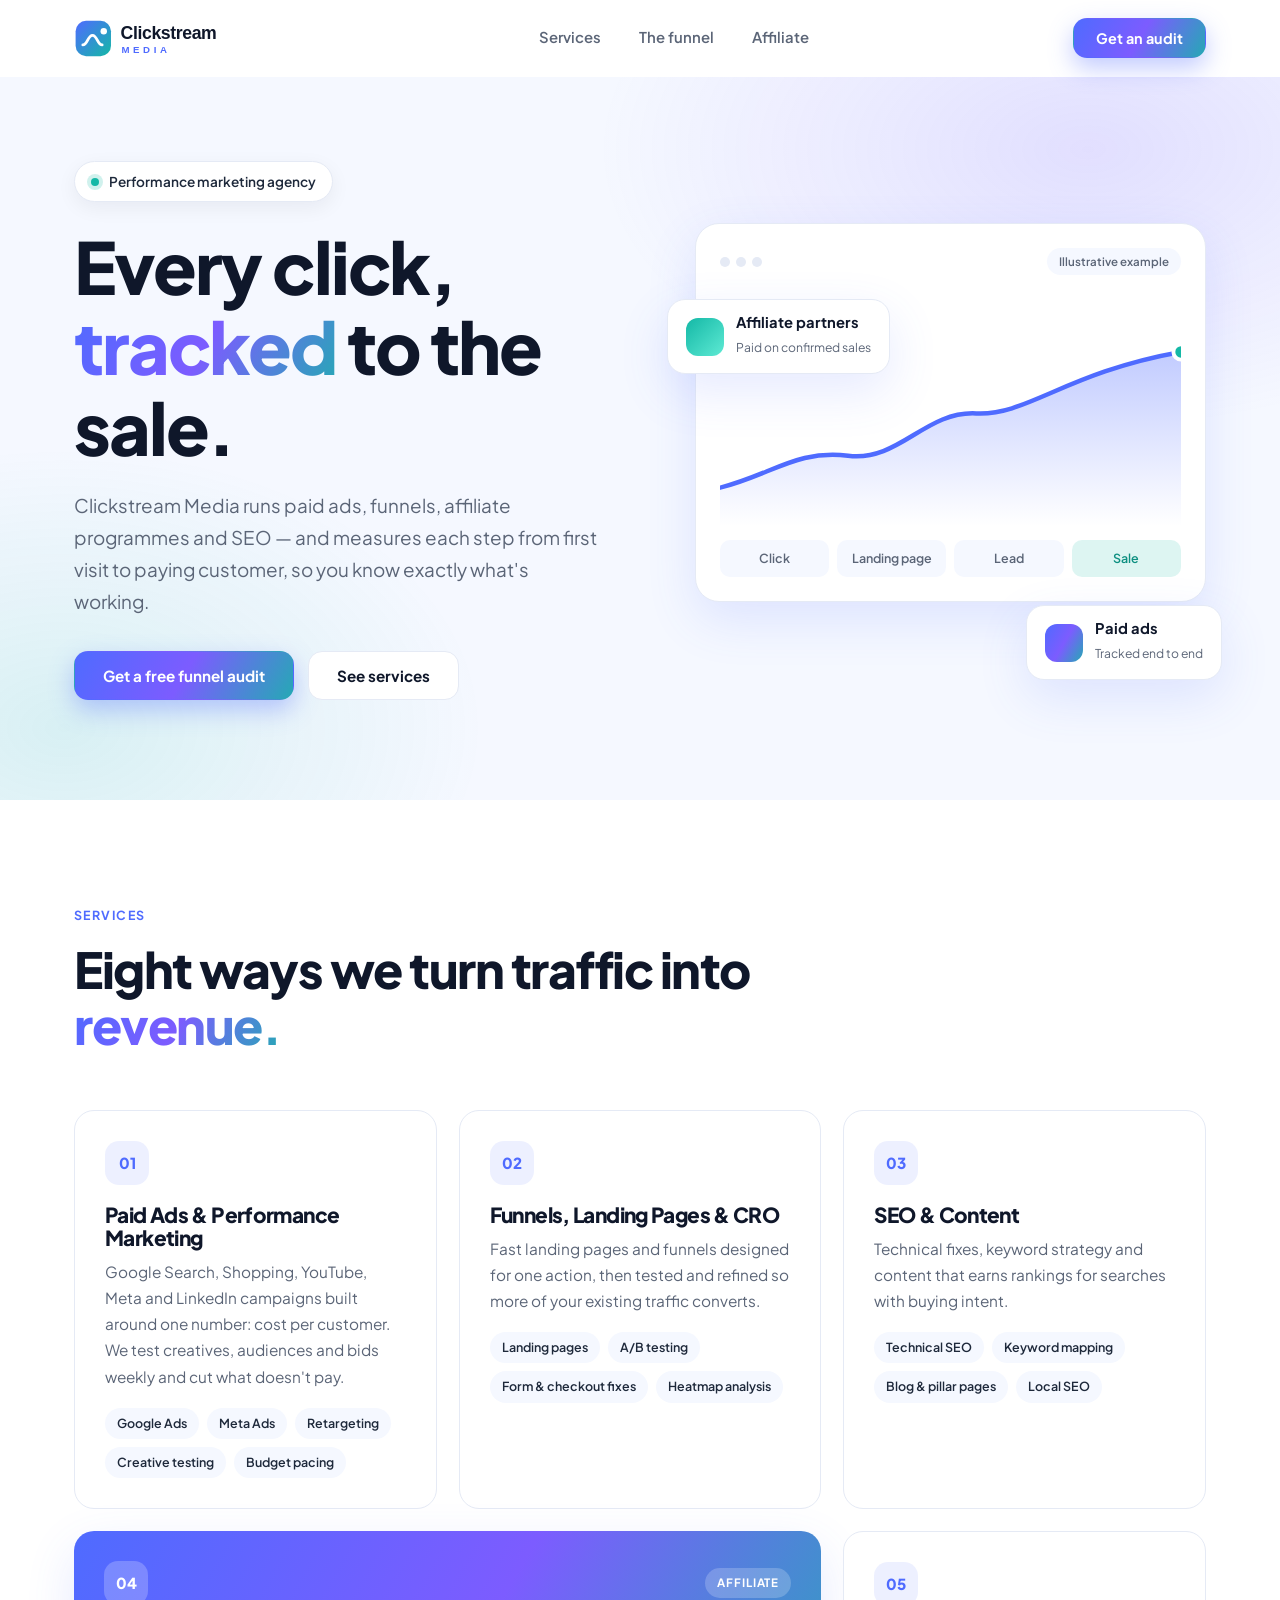
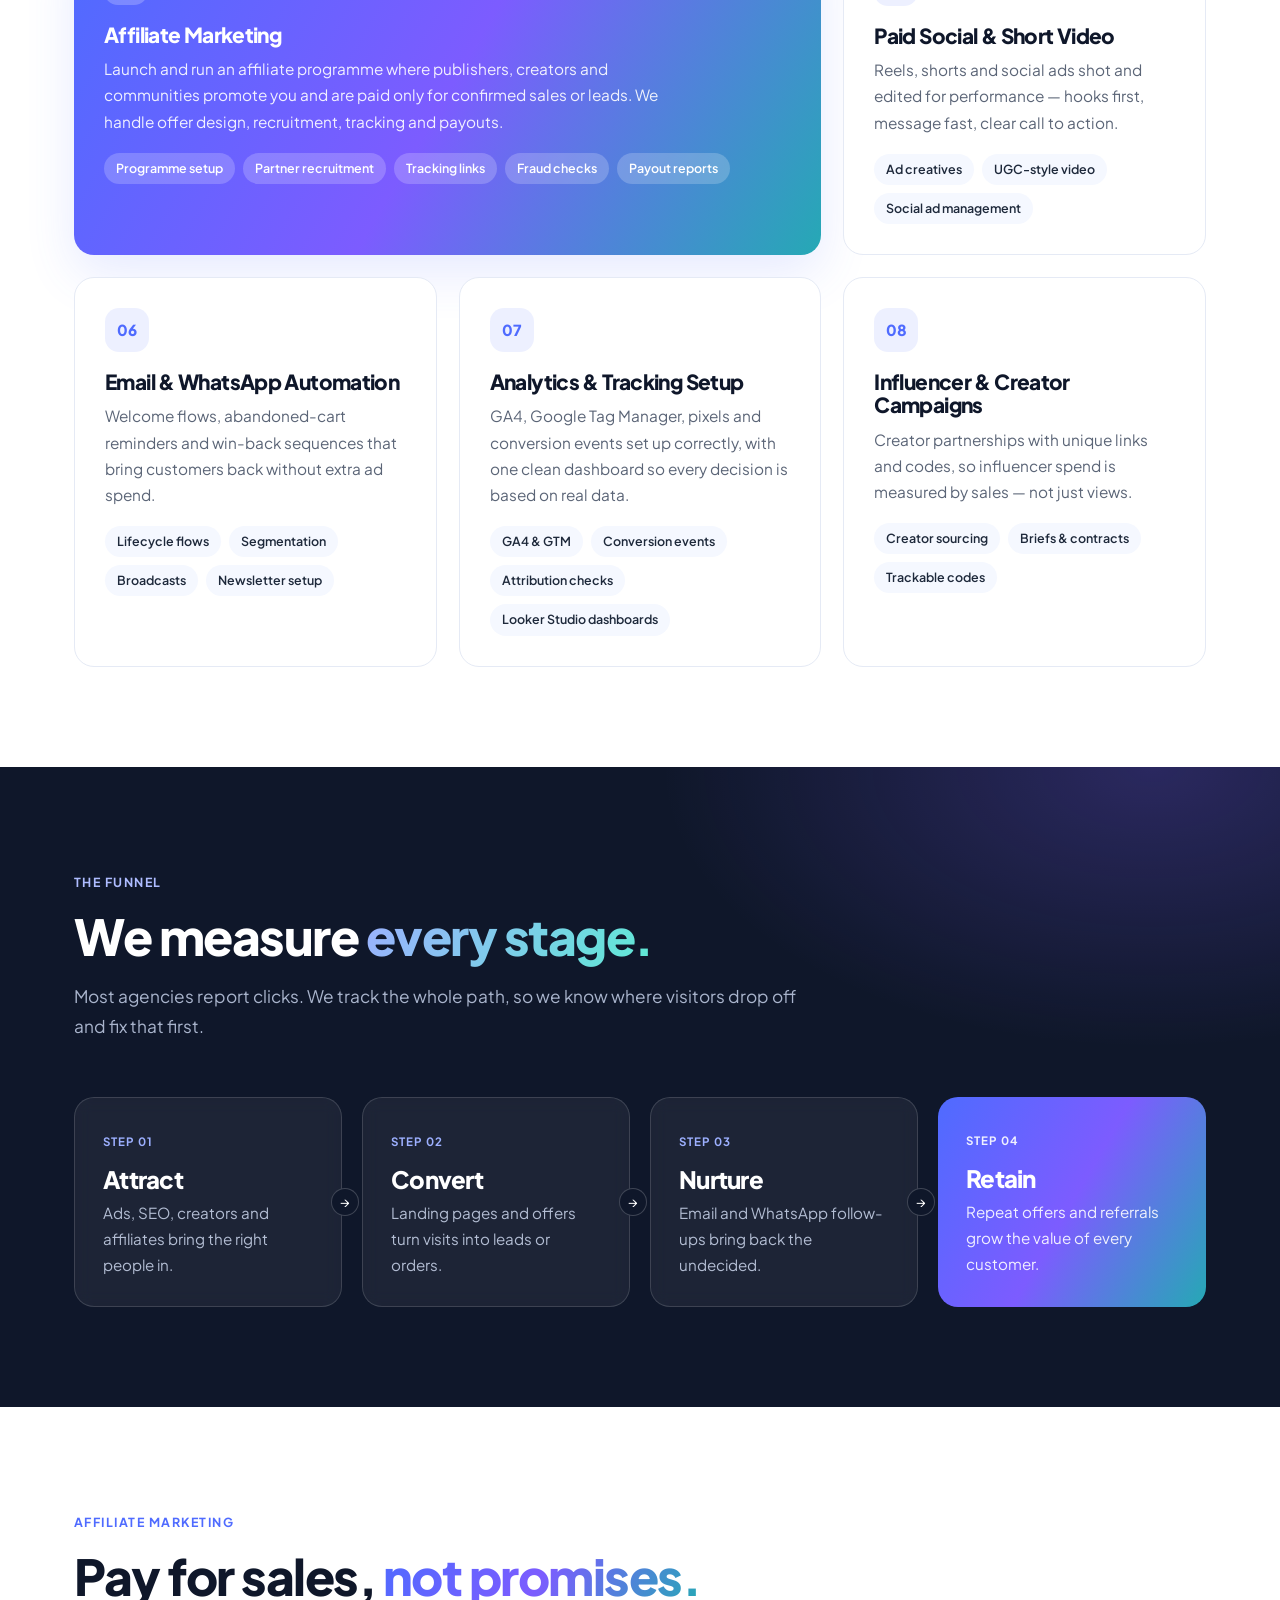
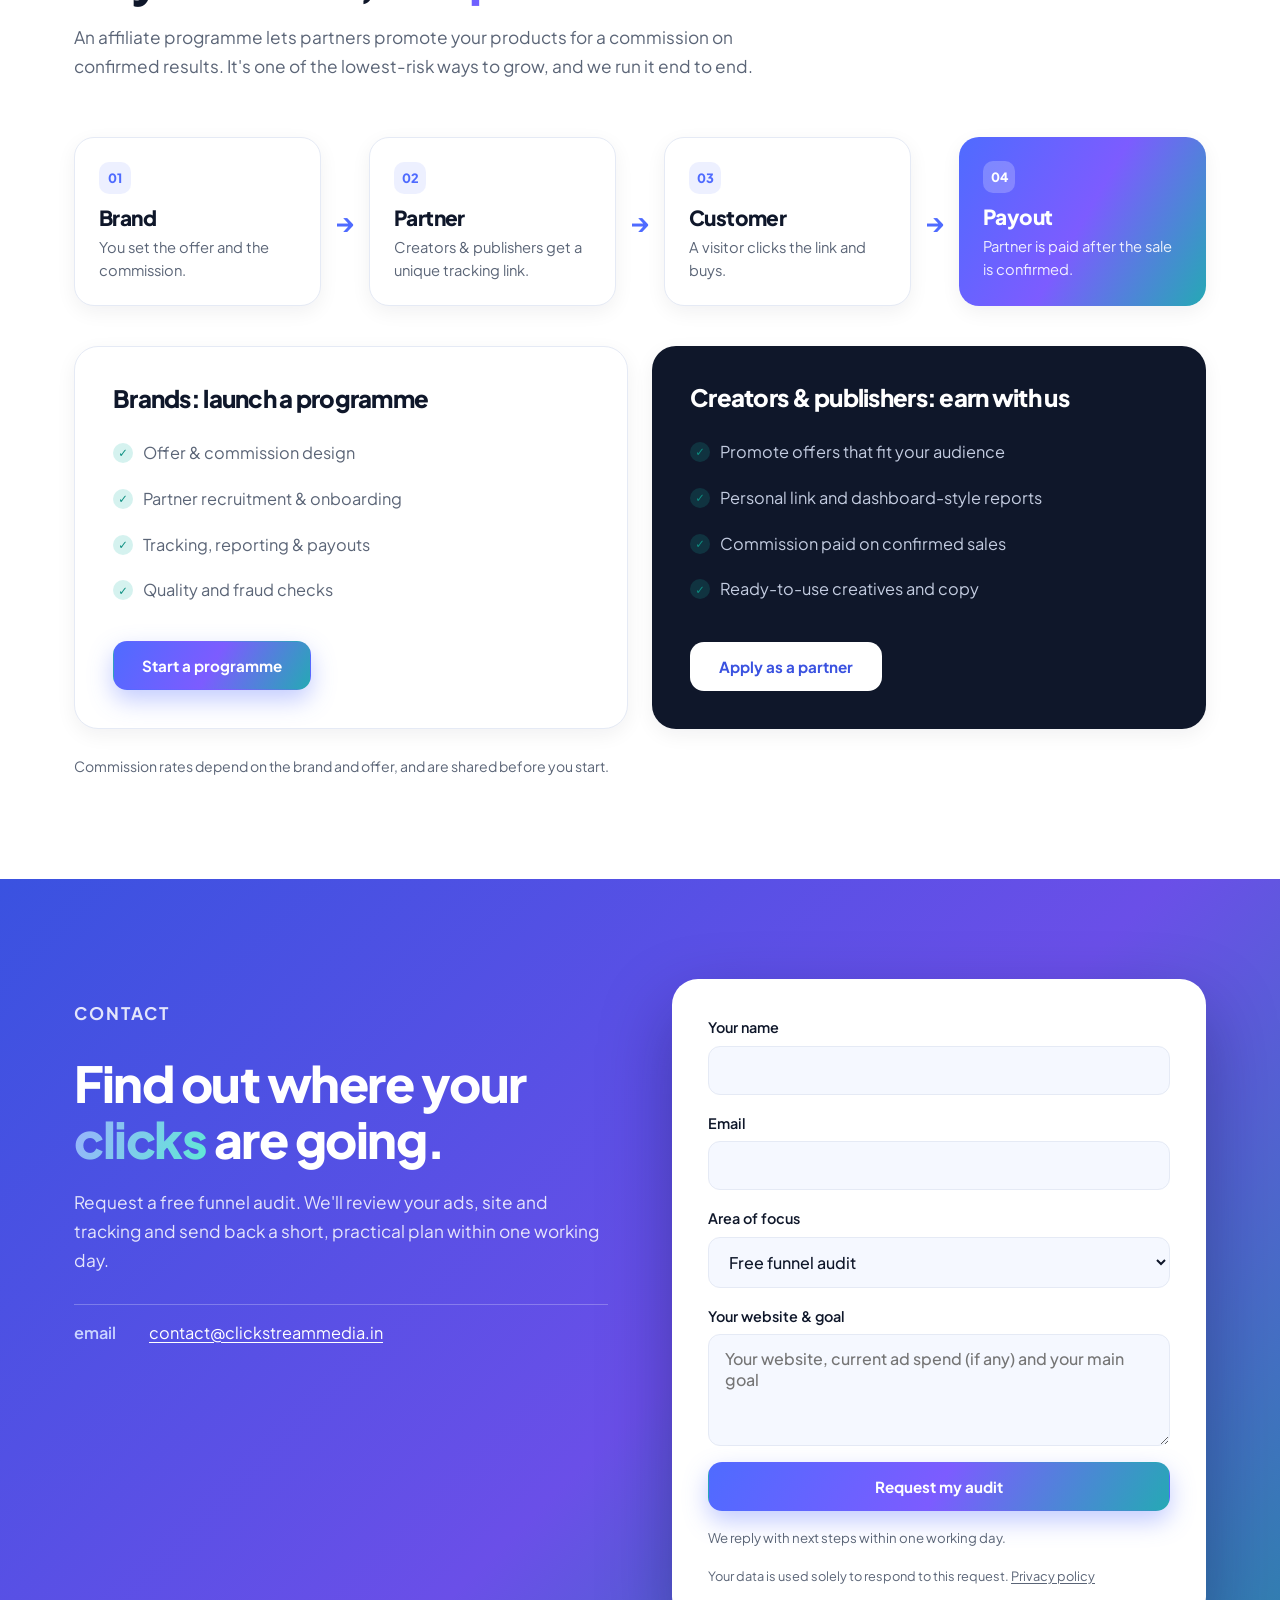
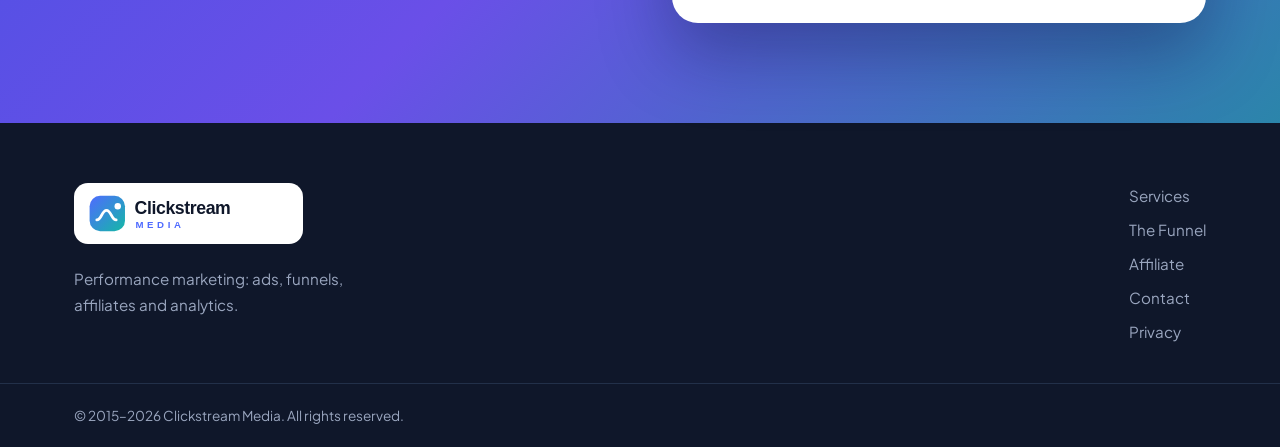
<file: index.html>
<!DOCTYPE html>
<html lang="en">
<head>
<meta charset="UTF-8">
<meta name="viewport" content="width=device-width, initial-scale=1.0">
<meta name="theme-color" content="#4f6bff">
<title>Clickstream Media — Performance, Funnels &amp; Affiliate Marketing</title>
<link rel="canonical" href="https://clickstreammedia.in/">
<meta name="description" content="Clickstream Media is a performance marketing agency: paid ads, funnels and landing pages, affiliate marketing, SEO, email automation and analytics — every click tracked from first visit to sale.">
<meta property="og:type" content="website">
<meta property="og:site_name" content="Clickstream Media">
<meta property="og:title" content="Clickstream Media — Performance, Funnels &amp; Affiliate Marketing">
<meta property="og:description" content="Clickstream Media is a performance marketing agency: paid ads, funnels and landing pages, affiliate marketing, SEO, email automation and analytics — every click tracked from first visit to sale.">
<meta property="og:url" content="https://clickstreammedia.in/">
<meta property="og:image" content="https://clickstreammedia.in/og-image.png">
<meta property="og:image:width" content="1200">
<meta property="og:image:height" content="630">
<meta property="og:image:alt" content="Clickstream Media: performance, funnels and affiliate marketing">
<meta name="twitter:card" content="summary_large_image">
<meta name="twitter:title" content="Clickstream Media — Performance, Funnels &amp; Affiliate Marketing">
<meta name="twitter:description" content="Clickstream Media is a performance marketing agency: paid ads, funnels and landing pages, affiliate marketing, SEO, email automation and analytics — every click tracked from first visit to sale.">
<meta name="twitter:image" content="https://clickstreammedia.in/og-image.png">
<link rel="icon" href="favicon.ico" sizes="any">
<link rel="icon" href="favicon.svg" type="image/svg+xml">
<link rel="apple-touch-icon" href="apple-touch-icon.png">
<link rel="preconnect" href="https://fonts.googleapis.com">
<link rel="preconnect" href="https://fonts.gstatic.com" crossorigin>
<link href="https://fonts.googleapis.com/css2?family=Plus+Jakarta+Sans:wght@400;500;600;700;800&display=swap" rel="stylesheet">
<link rel="stylesheet" href="style.css">
</head>
<body>

<header class="header" id="header">
  <div class="container header__inner">
    <a href="#home" class="logo" aria-label="Clickstream Media home"><img src="logo.svg" alt="Clickstream Media" width="216" height="45"></a>
    <nav class="nav" id="nav" aria-label="Main">
      <a href="#services">Services</a>
      <a href="#funnel">The funnel</a>
      <a href="#affiliate">Affiliate</a>
    </nav>
    <a href="#contact" class="btn btn--primary header__cta">Get an audit</a>
    <button class="nav-toggle" id="navToggle" aria-label="Toggle navigation" aria-expanded="false" aria-controls="nav">
      <span></span><span></span><span></span>
    </button>
  </div>
</header>

<main>

  <!-- HERO -->
  <section class="hero" id="home">
    <div class="container hero__inner">
      <div class="hero__copy">
        <p class="pill"><i></i> Performance marketing agency</p>
        <h1>Every click, <span class="grad">tracked</span> to the sale.</h1>
        <p class="hero__lead">Clickstream Media runs paid ads, funnels, affiliate programmes and SEO — and measures each step from first visit to paying customer, so you know exactly what's working.</p>
        <div class="hero__cta">
          <a href="#contact" class="btn btn--primary">Get a free funnel audit</a>
          <a href="#services" class="btn btn--soft">See services</a>
        </div>
      </div>

      <div class="dash" aria-hidden="true">
        <div class="dash__card dash__card--main">
          <div class="dash__top"><span class="dash__dots"><i></i><i></i><i></i></span><span class="dash__tag">Illustrative example</span></div>
          <p class="dash__title">Customer journey</p>
          <svg viewBox="0 0 360 150" class="dash__chart">
            <defs>
              <linearGradient id="area" x1="0" y1="0" x2="0" y2="1"><stop offset="0" stop-color="#4f6bff" stop-opacity=".35"/><stop offset="1" stop-color="#4f6bff" stop-opacity="0"/></linearGradient>
            </defs>
            <path d="M0 120 C 40 110, 60 90, 100 95 S 160 60, 200 62 S 270 30, 360 14 V150 H0 Z" fill="url(#area)"/>
            <path class="dash__line" d="M0 120 C 40 110, 60 90, 100 95 S 160 60, 200 62 S 270 30, 360 14" fill="none" stroke="#4f6bff" stroke-width="3.5" stroke-linecap="round"/>
            <circle cx="360" cy="14" r="6" fill="#14b8a6" stroke="#fff" stroke-width="3"/>
          </svg>
          <div class="dash__steps">
            <span>Click</span><span>Landing page</span><span>Lead</span><span class="dash__sale">Sale</span>
          </div>
        </div>
        <div class="dash__card dash__card--float dash__card--a"><span class="dash__ico dash__ico--b"></span><div><strong>Paid ads</strong><small>Tracked end to end</small></div></div>
        <div class="dash__card dash__card--float dash__card--b"><span class="dash__ico dash__ico--t"></span><div><strong>Affiliate partners</strong><small>Paid on confirmed sales</small></div></div>
      </div>
    </div>
  </section>

  <!-- SERVICES -->
  <section class="section" id="services">
    <div class="container">
      <div class="section__head reveal">
        <p class="label">Services</p>
        <h2>Eight ways we turn traffic into <span class="grad">revenue.</span></h2>
      </div>

      <div class="svcs">
        <article class="svc reveal">
          <div class="svc__head"><span class="svc__n">01</span></div>
          <h3>Paid Ads &amp; Performance Marketing</h3>
            <p>Google Search, Shopping, YouTube, Meta and LinkedIn campaigns built around one number: cost per customer. We test creatives, audiences and bids weekly and cut what doesn't pay.</p>
            <ul class="chips"><li>Google Ads</li><li>Meta Ads</li><li>Retargeting</li><li>Creative testing</li><li>Budget pacing</li></ul>
        </article>

        <article class="svc reveal">
          <div class="svc__head"><span class="svc__n">02</span></div>
          <h3>Funnels, Landing Pages &amp; CRO</h3>
            <p>Fast landing pages and funnels designed for one action, then tested and refined so more of your existing traffic converts.</p>
            <ul class="chips"><li>Landing pages</li><li>A/B testing</li><li>Form &amp; checkout fixes</li><li>Heatmap analysis</li></ul>
        </article>

        <article class="svc reveal">
          <div class="svc__head"><span class="svc__n">03</span></div>
          <h3>SEO &amp; Content</h3>
            <p>Technical fixes, keyword strategy and content that earns rankings for searches with buying intent.</p>
            <ul class="chips"><li>Technical SEO</li><li>Keyword mapping</li><li>Blog &amp; pillar pages</li><li>Local SEO</li></ul>
        </article>

        <article class="svc svc--hot reveal">
          <div class="svc__head"><span class="svc__n">04</span><span class="svc__badge">Affiliate</span></div>
          <h3>Affiliate Marketing</h3>
            <p>Launch and run an affiliate programme where publishers, creators and communities promote you and are paid only for confirmed sales or leads. We handle offer design, recruitment, tracking and payouts.</p>
            <ul class="chips"><li>Programme setup</li><li>Partner recruitment</li><li>Tracking links</li><li>Fraud checks</li><li>Payout reports</li></ul>
        </article>

        <article class="svc reveal">
          <div class="svc__head"><span class="svc__n">05</span></div>
          <h3>Paid Social &amp; Short Video</h3>
            <p>Reels, shorts and social ads shot and edited for performance — hooks first, message fast, clear call to action.</p>
            <ul class="chips"><li>Ad creatives</li><li>UGC-style video</li><li>Social ad management</li></ul>
        </article>

        <article class="svc reveal">
          <div class="svc__head"><span class="svc__n">06</span></div>
          <h3>Email &amp; WhatsApp Automation</h3>
            <p>Welcome flows, abandoned-cart reminders and win-back sequences that bring customers back without extra ad spend.</p>
            <ul class="chips"><li>Lifecycle flows</li><li>Segmentation</li><li>Broadcasts</li><li>Newsletter setup</li></ul>
        </article>

        <article class="svc reveal">
          <div class="svc__head"><span class="svc__n">07</span></div>
          <h3>Analytics &amp; Tracking Setup</h3>
            <p>GA4, Google Tag Manager, pixels and conversion events set up correctly, with one clean dashboard so every decision is based on real data.</p>
            <ul class="chips"><li>GA4 &amp; GTM</li><li>Conversion events</li><li>Attribution checks</li><li>Looker Studio dashboards</li></ul>
        </article>

        <article class="svc reveal">
          <div class="svc__head"><span class="svc__n">08</span></div>
          <h3>Influencer &amp; Creator Campaigns</h3>
            <p>Creator partnerships with unique links and codes, so influencer spend is measured by sales — not just views.</p>
            <ul class="chips"><li>Creator sourcing</li><li>Briefs &amp; contracts</li><li>Trackable codes</li></ul>
        </article>
      </div>
    </div>
  </section>

  <!-- FUNNEL -->
  <section class="section section--ink" id="funnel">
    <div class="container">
      <div class="section__head reveal">
        <p class="label label--light">The Funnel</p>
        <h2>We measure <span class="grad grad--light">every stage.</span></h2>
        <p class="section__lead">Most agencies report clicks. We track the whole path, so we know where visitors drop off and fix that first.</p>
      </div>

      <div class="funnel">
        <div class="funnel__stage funnel__stage--1 reveal"><span>Step 01</span><h3>Attract</h3><p>Ads, SEO, creators and affiliates bring the right people in.</p></div>
        <div class="funnel__stage funnel__stage--2 reveal"><span>Step 02</span><h3>Convert</h3><p>Landing pages and offers turn visits into leads or orders.</p></div>
        <div class="funnel__stage funnel__stage--3 reveal"><span>Step 03</span><h3>Nurture</h3><p>Email and WhatsApp follow-ups bring back the undecided.</p></div>
        <div class="funnel__stage funnel__stage--4 reveal"><span>Step 04</span><h3>Retain</h3><p>Repeat offers and referrals grow the value of every customer.</p></div>
      </div>
    </div>
  </section>

  <!-- AFFILIATE -->
  <section class="section" id="affiliate">
    <div class="container">
      <div class="section__head reveal">
        <p class="label">Affiliate Marketing</p>
        <h2>Pay for sales, <span class="grad">not promises.</span></h2>
        <p class="section__lead">An affiliate programme lets partners promote your products for a commission on confirmed results. It's one of the lowest-risk ways to grow, and we run it end to end.</p>
      </div>

      <div class="flow reveal">
        <div class="flow__node"><span >01</span><h3>Brand</h3><p>You set the offer and the commission.</p></div>
        <div class="flow__arrow" aria-hidden="true">&rarr;</div>
        <div class="flow__node"><span >02</span><h3>Partner</h3><p>Creators &amp; publishers get a unique tracking link.</p></div>
        <div class="flow__arrow" aria-hidden="true">&rarr;</div>
        <div class="flow__node"><span >03</span><h3>Customer</h3><p>A visitor clicks the link and buys.</p></div>
        <div class="flow__arrow" aria-hidden="true">&rarr;</div>
        <div class="flow__node flow__node--hot"><span >04</span><h3>Payout</h3><p>Partner is paid after the sale is confirmed.</p></div>
      </div>

      <div class="duo">
        <div class="duo__card reveal">
          <h3>Brands: launch a programme</h3>
          <ul>
            <li>Offer &amp; commission design</li>
            <li>Partner recruitment &amp; onboarding</li>
            <li>Tracking, reporting &amp; payouts</li>
            <li>Quality and fraud checks</li>
          </ul>
          <a href="#contact" class="btn btn--primary">Start a programme</a>
        </div>
        <div class="duo__card duo__card--blue reveal">
          <h3>Creators &amp; publishers: earn with us</h3>
          <ul>
            <li>Promote offers that fit your audience</li>
            <li>Personal link and dashboard-style reports</li>
            <li>Commission paid on confirmed sales</li>
            <li>Ready-to-use creatives and copy</li>
          </ul>
          <a href="mailto:contact@clickstreammedia.in?subject=Affiliate%20Partner%20Application" class="btn btn--white" id="partnerCta">Apply as a partner</a>
        </div>
      </div>
      <p class="note reveal">Commission rates depend on the brand and offer, and are shared before you start.</p>
    </div>
  </section>

  <!-- CONTACT -->
  <section class="section section--blue" id="contact">
    <div class="container contact">
      <div class="contact__copy reveal">
        <p class="label label--light">Contact</p>
        <h2>Find out where your <span class="grad grad--light">clicks</span> are going.</h2>
        <p>Request a free funnel audit. We'll review your ads, site and tracking and send back a short, practical plan within one working day.</p>
        <ul class="contact__list">
          <li><strong>email</strong> <a href="mailto:contact@clickstreammedia.in">contact@clickstreammedia.in</a></li>
        </ul>
      </div>

      <form class="form reveal" id="contactForm" novalidate>
        <label>Your name
          <input type="text" name="name" required autocomplete="name">
        </label>
        <label>Email
          <input type="email" name="email" required autocomplete="email">
        </label>
        <label>Area of focus
          <select name="interest">
            <option>Free funnel audit</option>
            <option>Paid ads</option>
            <option>Landing pages &amp; CRO</option>
            <option>Affiliate marketing</option>
            <option>SEO &amp; content</option>
            <option>Email / WhatsApp automation</option>
            <option>Analytics &amp; tracking</option>
            <option>Not sure yet</option>
          </select>
        </label>
        <label>Your website &amp; goal
          <textarea name="message" rows="4" placeholder="Your website, current ad spend (if any) and your main goal"></textarea>
        </label>
        <input type="text" name="_honey" class="hp" tabindex="-1" autocomplete="off" aria-hidden="true">
        <button type="submit" class="btn btn--primary">Request my audit</button>
        <p class="form__note" id="formNote" role="status" aria-live="polite">We reply with next steps within one working day.</p>
        <p class="form-privacy">Your data is used solely to respond to this request. <a href="privacy.html">Privacy policy</a></p>
      </form>
    </div>
  </section>

</main>

<footer class="footer">
  <div class="container footer__inner">
    <div class="footer__brand">
      <a href="#home" class="logo" aria-label="Clickstream Media home"><img src="logo.svg" alt="Clickstream Media" width="216" height="45"></a>
      <p>Performance marketing: ads, funnels, affiliates and analytics.</p>
    </div>
    <nav class="footer__links" aria-label="Footer">
      <a href="#services">services</a>
      <a href="#funnel">the funnel</a>
      <a href="#affiliate">affiliate</a>
      <a href="#contact">contact</a>
      <a href="privacy.html">privacy</a>
    </nav>
  </div>
  <div class="footer__bottom">
    <div class="container">
      <p>&copy; 2015&ndash;<span id="year">2026</span> Clickstream Media. All rights reserved.</p>
    </div>
  </div>
</footer>

<a href="#home" class="back-to-top" id="backToTop" aria-label="Back to top">&uarr;</a>

<script src="script.js"></script>
</body>
</html>
</file>
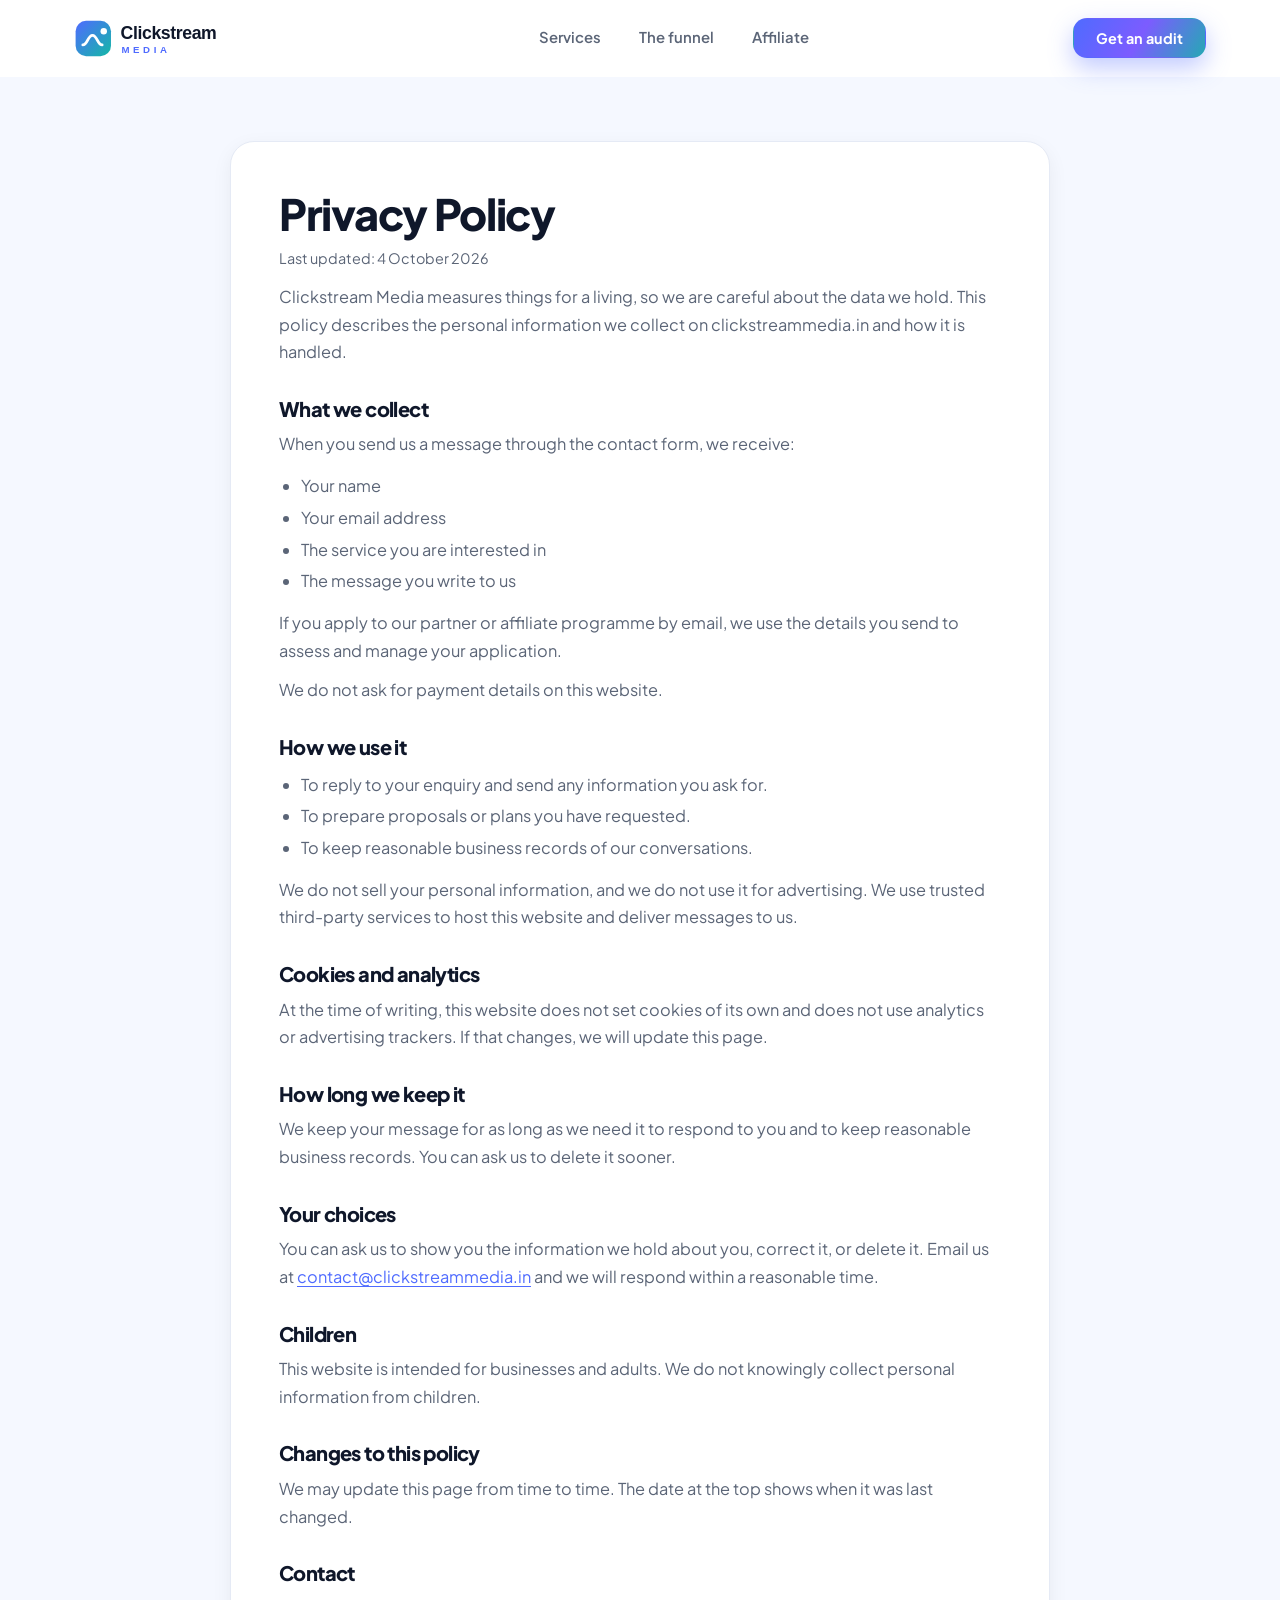
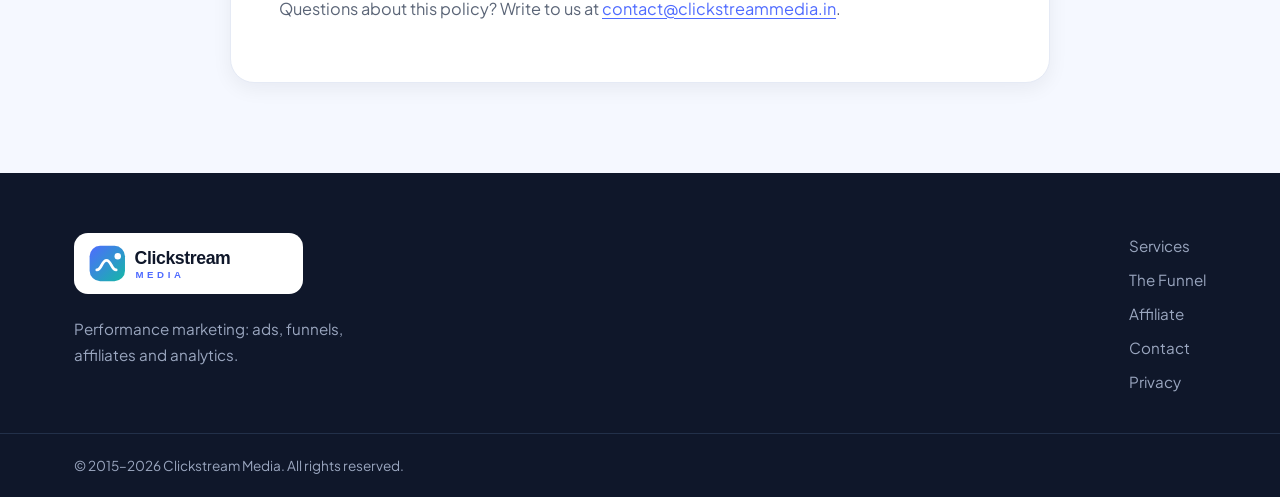
<file: privacy.html>
<!DOCTYPE html>
<html lang="en">
<head>
<meta charset="UTF-8">
<meta name="viewport" content="width=device-width, initial-scale=1.0">
<meta name="theme-color" content="#4f6bff">
<title>Privacy Policy | Clickstream Media</title>
<link rel="canonical" href="https://clickstreammedia.in/privacy.html">
<meta name="description" content="How Clickstream Media collects, uses and protects personal information submitted through clickstreammedia.in.">
<meta property="og:type" content="website">
<meta property="og:site_name" content="Clickstream Media">
<meta property="og:title" content="Privacy Policy | Clickstream Media">
<meta property="og:description" content="How Clickstream Media collects, uses and protects personal information submitted through clickstreammedia.in.">
<meta property="og:url" content="https://clickstreammedia.in/privacy.html">
<meta property="og:image" content="https://clickstreammedia.in/og-image.png">
<meta property="og:image:width" content="1200">
<meta property="og:image:height" content="630">
<meta property="og:image:alt" content="Clickstream Media: performance, funnels and affiliate marketing">
<meta name="twitter:card" content="summary_large_image">
<meta name="twitter:title" content="Privacy Policy | Clickstream Media">
<meta name="twitter:description" content="How Clickstream Media collects, uses and protects personal information submitted through clickstreammedia.in.">
<meta name="twitter:image" content="https://clickstreammedia.in/og-image.png">
<link rel="icon" href="favicon.ico" sizes="any">
<link rel="icon" href="favicon.svg" type="image/svg+xml">
<link rel="apple-touch-icon" href="apple-touch-icon.png">
<link rel="preconnect" href="https://fonts.googleapis.com">
<link rel="preconnect" href="https://fonts.gstatic.com" crossorigin>
<link href="https://fonts.googleapis.com/css2?family=Plus+Jakarta+Sans:wght@400;500;600;700;800&display=swap" rel="stylesheet">
<link rel="stylesheet" href="style.css">
</head>
<body>

<header class="header" id="header">
  <div class="container header__inner">
    <a href="index.html#home" class="logo" aria-label="Clickstream Media home"><img src="logo.svg" alt="Clickstream Media" width="216" height="45"></a>
    <nav class="nav" id="nav" aria-label="Main">
      <a href="index.html#services">Services</a>
      <a href="index.html#funnel">The funnel</a>
      <a href="index.html#affiliate">Affiliate</a>
    </nav>
    <a href="index.html#contact" class="btn btn--primary header__cta">Get an audit</a>
    <button class="nav-toggle" id="navToggle" aria-label="Toggle navigation" aria-expanded="false" aria-controls="nav">
      <span></span><span></span><span></span>
    </button>
  </div>
</header>

<main>

    <section class="legal">
      <div class="container">
        <div class="legal__inner">
          <h1>Privacy Policy</h1>
          <p class="legal__updated">Last updated: 4 October 2026</p>
          <p>Clickstream Media measures things for a living, so we are careful about the data we hold. This policy describes the personal information we collect on clickstreammedia.in and how it is handled.</p>

          <h2>What we collect</h2>
          <p>When you send us a message through the contact form, we receive:</p>
          <ul><li>Your name</li><li>Your email address</li><li>The service you are interested in</li><li>The message you write to us</li></ul>
          <p>If you apply to our partner or affiliate programme by email, we use the details you send to assess and manage your application.</p>
          <p>We do not ask for payment details on this website.</p>

          <h2>How we use it</h2>
          <ul>
            <li>To reply to your enquiry and send any information you ask for.</li>
            <li>To prepare proposals or plans you have requested.</li>
            <li>To keep reasonable business records of our conversations.</li>
          </ul>
          <p>We do not sell your personal information, and we do not use it for advertising. We use trusted third-party services to host this website and deliver messages to us.</p>


          <h2>Cookies and analytics</h2>
          <p>At the time of writing, this website does not set cookies of its own and does not use analytics or advertising trackers. If that changes, we will update this page.</p>

          <h2>How long we keep it</h2>
          <p>We keep your message for as long as we need it to respond to you and to keep reasonable business records. You can ask us to delete it sooner.</p>

          <h2>Your choices</h2>
          <p>You can ask us to show you the information we hold about you, correct it, or delete it. Email us at <a href="mailto:contact@clickstreammedia.in">contact@clickstreammedia.in</a> and we will respond within a reasonable time.</p>

          <h2>Children</h2>
          <p>This website is intended for businesses and adults. We do not knowingly collect personal information from children.</p>

          <h2>Changes to this policy</h2>
          <p>We may update this page from time to time. The date at the top shows when it was last changed.</p>

          <h2>Contact</h2>
          <p>Questions about this policy? Write to us at <a href="mailto:contact@clickstreammedia.in">contact@clickstreammedia.in</a>.</p>
        </div>
      </div>
    </section>

</main>

<footer class="footer">
  <div class="container footer__inner">
    <div class="footer__brand">
      <a href="index.html#home" class="logo" aria-label="Clickstream Media home"><img src="logo.svg" alt="Clickstream Media" width="216" height="45"></a>
      <p>Performance marketing: ads, funnels, affiliates and analytics.</p>
    </div>
    <nav class="footer__links" aria-label="Footer">
      <a href="index.html#services">services</a>
      <a href="index.html#funnel">the funnel</a>
      <a href="index.html#affiliate">affiliate</a>
      <a href="index.html#contact">contact</a>
      <a href="privacy.html">privacy</a>
    </nav>
  </div>
  <div class="footer__bottom">
    <div class="container">
      <p>&copy; 2015&ndash;<span id="year">2026</span> Clickstream Media. All rights reserved.</p>
    </div>
  </div>
</footer>

<a href="#" class="back-to-top" id="backToTop" aria-label="Back to top">&uarr;</a>

<script src="script.js"></script>
</body>
</html>
</file>
<file: style.css>
/* ========== Variables ========== */
:root {
  --bg: #ffffff;
  --soft: #f5f8ff;
  --ink: #0f172a;
  --ink-2: #1e293b;
  --muted: #5b6577;
  --blue: #4f6bff;
  --blue-dark: #3a52e0;
  --teal: #14b8a6;
  --line: #e5eaf5;
  --grad: linear-gradient(120deg, #4f6bff 0%, #7c5cff 50%, #14b8a6 110%);
  --radius: 20px;
  --shadow: 0 18px 50px rgba(79, 107, 255, 0.14);
  --shadow-sm: 0 6px 20px rgba(15, 23, 42, 0.06);
}

/* ========== Reset ========== */
*, *::before, *::after { box-sizing: border-box; margin: 0; padding: 0; }
html { scroll-behavior: smooth; scroll-padding-top: 84px; }
body {
  font-family: 'Plus Jakarta Sans', system-ui, sans-serif;
  color: var(--ink);
  background: var(--bg);
  line-height: 1.7;
  font-size: 1.02rem;
  -webkit-font-smoothing: antialiased;
  overflow-x: hidden;
}
img, svg { display: block; max-width: 100%; }
a { color: inherit; text-decoration: none; }
ul, ol { list-style: none; }
h1, h2, h3 { font-weight: 800; line-height: 1.12; letter-spacing: -0.03em; }
.grad { background: var(--grad); -webkit-background-clip: text; background-clip: text; color: transparent; }
.grad--light { background: linear-gradient(120deg, #9db0ff, #5eead4); -webkit-background-clip: text; background-clip: text; color: transparent; }

.container { max-width: 1180px; margin: 0 auto; padding: 0 24px; }
.container--narrow { max-width: 800px; }
.label { display: inline-block; font-size: .78rem; font-weight: 700; letter-spacing: .12em; text-transform: uppercase; color: var(--blue); margin-bottom: 16px; }
.label--light { color: #aebcff; }
.pill { display: inline-flex; align-items: center; gap: 10px; padding: 8px 16px; border-radius: 999px; background: #fff; border: 1px solid var(--line); box-shadow: var(--shadow-sm); font-size: .85rem; font-weight: 600; color: var(--ink-2); margin-bottom: 24px; }
.pill i { width: 8px; height: 8px; border-radius: 50%; background: var(--teal); box-shadow: 0 0 0 4px rgba(20,184,166,.2); }

/* ========== Buttons ========== */
.btn {
  display: inline-flex; align-items: center; justify-content: center;
  padding: 14px 28px; font: 700 .95rem 'Plus Jakarta Sans', sans-serif;
  border: 1.5px solid transparent; border-radius: 14px; cursor: pointer;
  transition: transform .2s ease, box-shadow .25s ease, background .2s ease;
}
.btn:hover { transform: translateY(-2px); }
.btn:focus-visible, a:focus-visible, summary:focus-visible, input:focus-visible, select:focus-visible, textarea:focus-visible { outline: 3px solid rgba(79,107,255,.5); outline-offset: 3px; }
.btn--primary { background: var(--grad); color: #fff; box-shadow: 0 10px 24px rgba(79,107,255,.35); }
.btn--primary:hover { box-shadow: 0 14px 32px rgba(79,107,255,.5); }
.btn--soft { background: #fff; border-color: var(--line); color: var(--ink); }
.btn--soft:hover { border-color: var(--blue); color: var(--blue); }
.btn--white { background: #fff; color: var(--blue-dark); }

/* ========== Header ========== */
.header { position: sticky; top: 0; z-index: 50; background: rgba(255,255,255,.82); backdrop-filter: blur(14px); border-bottom: 1px solid transparent; transition: border-color .25s, box-shadow .25s; }
.header.scrolled { border-color: var(--line); box-shadow: 0 4px 20px rgba(15,23,42,.04); }
.header__inner { display: flex; align-items: center; justify-content: space-between; gap: 20px; height: 76px; }
.logo img { height: 45px; width: auto; }
.nav { display: flex; gap: 6px; }
.nav a { font-weight: 600; font-size: .93rem; color: var(--muted); padding: 8px 16px; border-radius: 999px; transition: background .2s, color .2s; }
.nav a:hover { color: var(--ink); background: var(--soft); }
.nav a.active { color: var(--blue); background: rgba(79,107,255,.1); }
.header__cta { padding: 10px 22px; font-size: .9rem; }
.nav-toggle { display: none; background: none; border: 0; width: 44px; height: 44px; cursor: pointer; flex-direction: column; justify-content: center; align-items: center; gap: 5px; }
.nav-toggle span { width: 24px; height: 2.5px; background: var(--ink); border-radius: 2px; transition: transform .25s, opacity .25s; }
.nav-toggle.active span:nth-child(1) { transform: translateY(7.5px) rotate(45deg); }
.nav-toggle.active span:nth-child(2) { opacity: 0; }
.nav-toggle.active span:nth-child(3) { transform: translateY(-7.5px) rotate(-45deg); }

/* ========== Hero ========== */
.hero { padding: 84px 0 100px; background:
  radial-gradient(700px 400px at 85% 10%, rgba(124,92,255,.16), transparent 70%),
  radial-gradient(600px 400px at 5% 90%, rgba(20,184,166,.13), transparent 70%),
  var(--soft); overflow: hidden; }
.hero__inner { display: grid; grid-template-columns: 1.05fr .95fr; gap: 56px; align-items: center; }
.hero h1 { font-size: clamp(2.6rem, 5.6vw, 4.5rem); margin-bottom: 22px; }
.hero__lead { font-size: 1.18rem; color: var(--muted); max-width: 530px; }
.hero__cta { display: flex; flex-wrap: wrap; gap: 14px; margin-top: 34px; }

/* Dashboard visual */
.dash { position: relative; padding: 20px 0 56px; }
.dash__card { background: #fff; border: 1px solid var(--line); border-radius: 24px; box-shadow: var(--shadow); }
.dash__card--main { padding: 24px; }
.dash__top { display: flex; align-items: center; justify-content: space-between; margin-bottom: 18px; }
.dash__dots { display: flex; gap: 6px; }
.dash__dots i { width: 10px; height: 10px; border-radius: 50%; background: var(--line); }
.dash__tag { font-size: .72rem; font-weight: 600; color: var(--muted); background: var(--soft); padding: 4px 12px; border-radius: 999px; }
.dash__title { font-weight: 700; font-size: 1.05rem; margin-bottom: 12px; }
.dash__chart { width: 100%; height: auto; }
.dash__line { stroke-dasharray: 600; stroke-dashoffset: 600; animation: draw 2.4s .4s ease forwards; }
@keyframes draw { to { stroke-dashoffset: 0; } }
.dash__steps { display: grid; grid-template-columns: repeat(4, 1fr); gap: 8px; margin-top: 14px; font-size: .78rem; font-weight: 600; color: var(--muted); }
.dash__steps span { background: var(--soft); border-radius: 10px; text-align: center; padding: 8px 4px; }
.dash__steps .dash__sale { background: rgba(20,184,166,.14); color: #0d8f81; }
.dash__card--float { position: absolute; display: flex; align-items: center; gap: 12px; padding: 14px 18px; border-radius: 18px; animation: float 6s ease-in-out infinite; }
.dash__card--float strong { display: block; font-size: .92rem; line-height: 1.2; }
.dash__card--float small { color: var(--muted); font-size: .76rem; }
.dash__card--a { right: -16px; bottom: -22px; }
.dash__card--b { left: -28px; top: 96px; animation-delay: -3s; }
.dash__ico { width: 38px; height: 38px; border-radius: 12px; flex: none; }
.dash__ico--b { background: var(--grad); }
.dash__ico--t { background: linear-gradient(135deg, #14b8a6, #5eead4); }
@keyframes float { 50% { transform: translateY(-10px); } }

/* ========== Sections ========== */
.section { padding: 100px 0; }
.section--ink { background: radial-gradient(700px 400px at 90% 0%, rgba(124,92,255,.25), transparent 70%), var(--ink); color: #fff; }
.section--blue { background: linear-gradient(135deg, #3a52e0 0%, #6a4fe8 55%, #0f9d8f 120%); color: #fff; }
.section--soft { background: var(--soft); }
.section__head { max-width: 740px; margin-bottom: 56px; }
.section__head h2, .contact h2 { font-size: clamp(2rem, 4vw, 3.1rem); }
.section__lead { margin-top: 18px; color: var(--muted); font-size: 1.08rem; }
.section--ink .section__lead { color: #a9b4cc; }

/* ========== Services ========== */
.svcs { display: grid; grid-template-columns: repeat(3, 1fr); grid-auto-flow: dense; gap: 22px; }
.svc { background: #fff; border: 1px solid var(--line); border-radius: var(--radius); padding: 30px; transition: transform .3s, box-shadow .3s, border-color .3s; }
.svc:hover { transform: translateY(-6px); box-shadow: var(--shadow); border-color: rgba(79,107,255,.4); }
.svc__head { display: flex; align-items: center; justify-content: space-between; margin-bottom: 18px; }
.svc__n { width: 44px; height: 44px; border-radius: 14px; background: rgba(79,107,255,.1); color: var(--blue); display: grid; place-items: center; font-weight: 800; font-size: .95rem; }
.svc__badge { font-size: .72rem; font-weight: 700; letter-spacing: .08em; text-transform: uppercase; background: rgba(255,255,255,.2); padding: 5px 12px; border-radius: 999px; }
.svc h3 { font-size: 1.3rem; margin-bottom: 10px; }
.svc p { color: var(--muted); font-size: .96rem; }
.chips { display: flex; flex-wrap: wrap; gap: 8px; margin-top: 18px; }
.chips li { font-size: .78rem; font-weight: 600; padding: 5px 12px; border-radius: 999px; background: var(--soft); color: var(--ink-2); }
.svc--hot { grid-column: span 2; background: var(--grad); color: #fff; border: 0; box-shadow: var(--shadow); }
.svc--hot .svc__n { background: rgba(255,255,255,.22); color: #fff; }
.svc--hot p { color: rgba(255,255,255,.9); max-width: 560px; }
.svc--hot .chips li { background: rgba(255,255,255,.2); color: #fff; }

/* ========== Funnel ========== */
.funnel { display: grid; grid-template-columns: repeat(4, 1fr); gap: 20px; counter-reset: f; }
.funnel__stage { position: relative; background: rgba(255,255,255,.06); border: 1px solid rgba(255,255,255,.14); border-radius: var(--radius); padding: 28px; backdrop-filter: blur(8px); transition: transform .3s, background .3s; }
.funnel__stage:hover { transform: translateY(-6px); background: rgba(255,255,255,.1); }
.funnel__stage:not(:last-child)::after { content: "→"; position: absolute; right: -18px; top: 50%; transform: translateY(-50%); width: 28px; height: 28px; display: grid; place-items: center; background: var(--ink); border: 1px solid rgba(255,255,255,.2); border-radius: 50%; font-size: .85rem; z-index: 2; }
.funnel__stage span { display: inline-block; font-size: .72rem; font-weight: 700; letter-spacing: .1em; text-transform: uppercase; color: #9db0ff; margin-bottom: 14px; }
.funnel__stage h3 { font-size: 1.5rem; margin-bottom: 8px; }
.funnel__stage p { color: #b3bdd3; font-size: .95rem; }
.funnel__stage--4 { background: var(--grad); border: 0; }
.funnel__stage--4 span, .funnel__stage--4 p { color: rgba(255,255,255,.9); }

/* ========== Affiliate flow ========== */
.flow { display: grid; grid-template-columns: 1fr auto 1fr auto 1fr auto 1fr; gap: 14px; align-items: stretch; margin-bottom: 40px; }
.flow__node { background: #fff; border: 1px solid var(--line); border-radius: var(--radius); box-shadow: var(--shadow-sm); padding: 24px; }
.flow__node span { display: inline-grid; place-items: center; width: 32px; height: 32px; border-radius: 10px; background: rgba(79,107,255,.1); color: var(--blue); font-size: .8rem; font-weight: 800; }
.flow__node h3 { font-size: 1.3rem; margin: 12px 0 6px; }
.flow__node p { font-size: .92rem; color: var(--muted); line-height: 1.55; }
.flow__node--hot { background: var(--grad); border: 0; color: #fff; }
.flow__node--hot span { background: rgba(255,255,255,.22); color: #fff; }
.flow__node--hot p { color: rgba(255,255,255,.9); }
.flow__arrow { align-self: center; font-size: 1.6rem; font-weight: 700; color: var(--blue); }
.duo { display: grid; grid-template-columns: 1fr 1fr; gap: 24px; }
.duo__card { background: #fff; border: 1px solid var(--line); border-radius: 24px; padding: 38px; display: flex; flex-direction: column; align-items: flex-start; box-shadow: var(--shadow-sm); }
.duo__card--blue { background: var(--ink); color: #fff; border: 0; }
.duo__card h3 { font-size: 1.5rem; margin-bottom: 18px; }
.duo__card ul { margin-bottom: 28px; flex: 1; }
.duo__card li { padding: 9px 0 9px 30px; position: relative; color: var(--muted); }
.duo__card--blue li { color: #c3cce0; }
.duo__card li::before { content: "✓"; position: absolute; left: 0; width: 20px; height: 20px; border-radius: 50%; background: rgba(20,184,166,.18); color: #0d8f81; font-size: .72rem; font-weight: 800; display: grid; place-items: center; top: 13px; }
.note { margin-top: 26px; font-size: .88rem; color: var(--muted); }

/* ========== Contact ========== */
.contact { display: grid; grid-template-columns: 1fr 1fr; gap: 64px; align-items: start; }
.contact__copy > p { margin: 20px 0 28px; color: rgba(255,255,255,.85); font-size: 1.08rem; }
.contact__list li { padding: 14px 0; border-top: 1px solid rgba(255,255,255,.25); }
.contact__list strong { display: inline-block; min-width: 72px; color: #c9d3ff; font-weight: 600; }
.contact__list a { text-decoration: underline; text-underline-offset: 3px; }
.form { background: #fff; color: var(--ink); border-radius: 26px; box-shadow: 0 30px 70px rgba(10,15,60,.35); padding: 36px; display: grid; gap: 16px; }
.form label { display: grid; gap: 6px; font-weight: 600; font-size: .9rem; }
.form input, .form select, .form textarea { font: 500 1rem 'Plus Jakarta Sans', sans-serif; padding: 13px 16px; border: 1.5px solid var(--line); border-radius: 12px; background: var(--soft); color: var(--ink); width: 100%; transition: border-color .2s, background .2s; }
.form input:focus, .form select:focus, .form textarea:focus { border-color: var(--blue); background: #fff; outline: none; }
.form textarea { resize: vertical; }
.form .btn { box-shadow: 0 10px 24px rgba(79,107,255,.35); }
.form__note { font-size: .83rem; color: var(--muted); }
.form__note--error { color: #d1122e; font-weight: 600; }

/* ========== Footer ========== */
.footer { background: var(--ink); color: #9aa6bf; padding-top: 60px; }
.footer__inner { display: flex; justify-content: space-between; gap: 32px; flex-wrap: wrap; padding-bottom: 38px; }
.footer__brand .logo { display: inline-block; background: #fff; padding: 8px 14px; border-radius: 14px; margin-bottom: 14px; }
.footer__brand p { max-width: 330px; font-size: .95rem; }
.footer__links { display: flex; flex-direction: column; gap: 8px; font-size: .95rem; }
.footer__links a { text-transform: capitalize; }
.footer__links a:hover { color: #fff; }
.footer__bottom { border-top: 1px solid #223049; padding: 20px 0; font-size: .85rem; }

/* ========== Back to top ========== */
.back-to-top { position: fixed; right: 20px; bottom: 20px; width: 48px; height: 48px; border-radius: 50%; background: var(--grad); color: #fff; box-shadow: 0 10px 24px rgba(79,107,255,.4); display: grid; place-items: center; font-weight: 700; font-size: 1.2rem; opacity: 0; pointer-events: none; transform: translateY(12px); transition: opacity .25s, transform .25s; z-index: 40; }
.back-to-top.visible { opacity: 1; pointer-events: auto; transform: none; }

/* ========== Reveal ========== */
.reveal { opacity: 0; transform: translateY(24px); transition: opacity .7s ease, transform .7s ease; }
.reveal.visible { opacity: 1; transform: none; }

/* ========== Responsive ========== */
@media (max-width: 1000px) {
  .hero__inner, .contact, .duo { grid-template-columns: 1fr; }
  .dash { max-width: 520px; margin: 0 auto; width: 100%; }
  .dash__card--a { right: 0; } .dash__card--b { left: 0; }
  .svcs { grid-template-columns: repeat(2, 1fr); }
  .funnel { grid-template-columns: repeat(2, 1fr); }
  .funnel__stage:nth-child(2)::after { display: none; }
  .flow { grid-template-columns: 1fr; }
  .flow__arrow { transform: rotate(90deg); justify-self: center; }
}
@media (max-width: 860px) {
  .nav-toggle { display: flex; }
  .header__cta { display: none; }
  .nav { position: absolute; top: 76px; left: 0; right: 0; background: #fff; flex-direction: column; gap: 0; padding: 8px 24px 18px; border-bottom: 1px solid var(--line); box-shadow: 0 16px 24px rgba(15,23,42,.08); display: none; }
  .nav.open { display: flex; }
  .nav a { padding: 14px 4px; border-radius: 0; border-bottom: 1px solid var(--line); background: none !important; }
}
@media (max-width: 640px) {
  .section { padding: 68px 0; }
  .hero { padding: 56px 0 70px; }
  .svcs, .funnel { grid-template-columns: 1fr; }
  .svc--hot { grid-column: span 1; }
  .funnel__stage::after { display: none !important; }
  .dash__card--float { display: none; }
  .duo__card, .form { padding: 28px 22px; }
}
@media (prefers-reduced-motion: reduce) {
  html { scroll-behavior: auto; }
  .dash__card--float { animation: none; }
  .dash__line { animation: none; stroke-dashoffset: 0; }
  .reveal { opacity: 1; transform: none; transition: none; }
}

/* ========== Form spam trap ========== */
.hp { position: absolute; left: -9999px; width: 1px; height: 1px; opacity: 0; }
.form .btn:disabled { opacity: .6; cursor: wait; transform: none; }

/* ========== Form privacy line ========== */
.form-privacy { font-size: .8rem; color: var(--muted); margin: 0; }
.form-privacy a { text-decoration: underline; text-underline-offset: 2px; }

/* ========== Legal pages ========== */
.legal { padding: 64px 0 90px; background: var(--soft); }
.legal__inner { max-width: 820px; margin: 0 auto; background: #fff; border: 1px solid var(--line); border-radius: 24px; padding: 48px; box-shadow: var(--shadow-sm); }
.legal h1 { font-size: clamp(2rem, 4vw, 2.7rem); margin-bottom: 8px; }
.legal__updated { color: var(--muted); font-size: .9rem; margin-bottom: 28px; }
.legal h2 { font-size: 1.25rem; margin: 32px 0 10px; }
.legal p, .legal li { color: var(--muted); }
.legal p { margin-bottom: 12px; }
.legal ul { list-style: disc; padding-left: 22px; margin-bottom: 12px; }
.legal li { padding: 2px 0; }
.legal strong { color: var(--ink); }
.legal a { color: var(--blue); text-decoration: underline; text-underline-offset: 3px; }
@media (max-width: 640px) { .legal { padding: 40px 0 60px; } .legal__inner { padding: 28px 22px; } }
</file>
